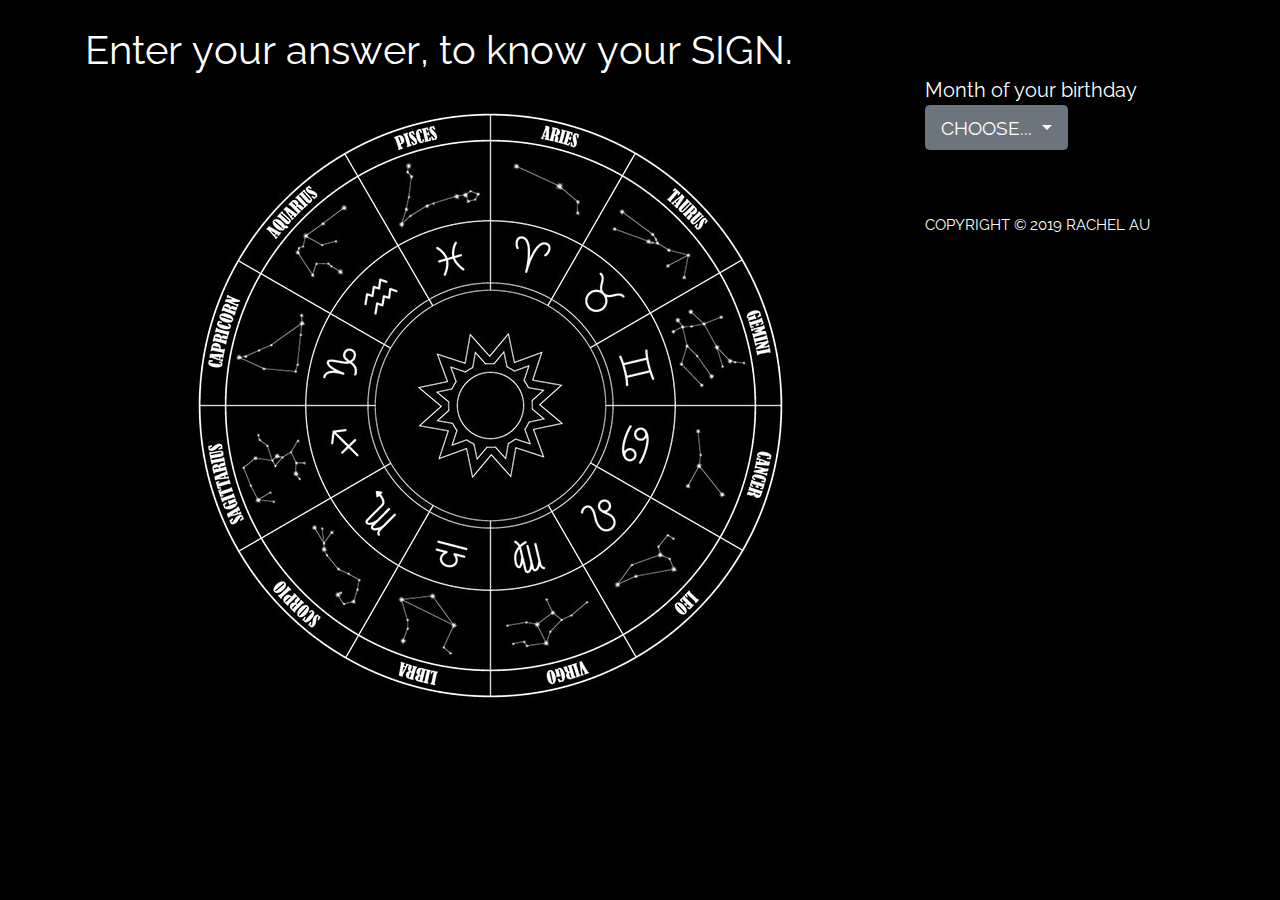
<file: Final.html>
<!DOCTYPE html>
<html lang="en">

<head>
    <meta charset="UTF-8">
    <meta name="viewport" content="width=device-width, initial-scale=1.0">
    <meta http-equiv="X-UA-Compatible" content="ie=edge">
    <title>What is your Sign?</title>
</head>

<!-- CSS -->
<link rel="stylesheet" href="https://stackpath.bootstrapcdn.com/bootstrap/4.4.1/css/bootstrap.min.css" integrity="sha384-Vkoo8x4CGsO3+Hhxv8T/Q5PaXtkKtu6ug5TOeNV6gBiFeWPGFN9MuhOf23Q9Ifjh" crossorigin="anonymous">
<link rel="stylesheet" href="https://fonts.googleapis.com/css?family=Raleway&display=swap">
<link rel="stylesheet" href="https://www.w3schools.com/w3css/4/w3.css">
<link rel="stylesheet" href="/css/sign.css">

<body>

    <div class="container">
        <div class="row">
            <div class="col">
                <p id="text">Enter your answer, to know your SIGN.</p>
            </div>
            <div class="w3-animate-opacity"><img src="/photo/background.jpg" class="bgimg" id="img"></div>
            <div class="col text">
                <div class="textq" id="month">Month of your birthday
                    <div class="btn-group">
                        <button class="btn btn-secondary btn-lg dropdown-toggle" type="button" data-toggle="dropdown" aria-haspopup="true" aria-expanded="false">
                          CHOOSE...
                        </button>
                        <div class="dropdown-menu">
                            <a class="dropdown-item" id="jan">JANUARY</a>
                            <a class="dropdown-item" id="feb">FEBRUARY</a>
                            <a class="dropdown-item" id="march">MARCH</a>
                            <a class="dropdown-item" id="april">APRIL</a>
                            <a class="dropdown-item" id="may">MAY</a>
                            <a class="dropdown-item" id="june">JUNE</a>
                            <a class="dropdown-item" id="july">JULY</a>
                            <a class="dropdown-item" id="august">AUGUST</a>
                            <a class="dropdown-item" id="sep">SEPTEMBER</a>
                            <a class="dropdown-item" id="oct">OCTOBER</a>
                            <a class="dropdown-item" id="nov">NOVEMBER</a>
                            <a class="dropdown-item" id="dec">DECEMBER</a>
                        </div>
                    </div>
                </div>
                <div id="result"></div>
                <br>
                <div id="result2"></div>
                <p></p>
                <footer style="color: white; font-size: 15px;">
                    COPYRIGHT &copy; 2019 RACHEL AU
                </footer>
            </div>

            <!-- JS -->
            <script src="https://code.jquery.com/jquery-3.4.1.slim.min.js" integrity="sha384-J6qa4849blE2+poT4WnyKhv5vZF5SrPo0iEjwBvKU7imGFAV0wwj1yYfoRSJoZ+n" crossorigin="anonymous"></script>
            <script src="https://cdn.jsdelivr.net/npm/popper.js@1.16.0/dist/umd/popper.min.js" integrity="sha384-Q6E9RHvbIyZFJoft+2mJbHaEWldlvI9IOYy5n3zV9zzTtmI3UksdQRVvoxMfooAo" crossorigin="anonymous"></script>
            <script src="https://stackpath.bootstrapcdn.com/bootstrap/4.4.1/js/bootstrap.min.js" integrity="sha384-wfSDF2E50Y2D1uUdj0O3uMBJnjuUD4Ih7YwaYd1iqfktj0Uod8GCExl3Og8ifwB6" crossorigin="anonymous"></script>
            <script src="https://ajax.googleapis.com/ajax/libs/jquery/3.4.1/jquery.min.js"></script>
            <script src="/js/sign.js"></script>

</body>

</html>
</file>
<file: css/sign.css>
.text {
    font-family: 'Raleway', sans-serif;
    color: white;
}

.bgimg {
    padding-top: 30px;
}

body {
    background-color: #000000;
    font-family: 'Raleway', sans-serif;
}

* {
    box-sizing: border-box;
}

.center {
    width: 100%;
    height: 100vh;
    display: flex;
    justify-content: right;
    align-items: right;
}

p {
    width: 70%;
    font-size: 30px;
    display: inline-flex;
    text-align: center;
    color: white;
    font-family: 'Raleway', sans-serif;
    padding-top: 20px;
}

.char {
    font-size: 40px;
    height: 40px;
    animation: an 1s ease-out 1 both;
    display: inline-block;
}

@keyframes an {
    from {
        opacity: 0;
        transform: perspective(500px) translate3d(-35px, -40px, -150px) rotate3d(1, -1, 0, 35deg);
    }
    to {
        opacity: 1;
        transform: perspective(500px) translate3d(0, 0, 0);
    }
}

.mylink {
    position: absolute;
    z-index: 150;
    bottom: 0;
    right: 0;
    width: 100%;
    text-align: right;
    padding: .6rem;
}

.mylink a {
    font-family: Calibri;
    color: #fff;
    border-bottom: 1px solid #fff;
    opacity: .5;
    transition: opacity .3s;
    text-decoration: none
}

.mylink a:hover {
    opacity: 1
}

.textq {
    font-size: 20px;
}

@media (max-width: 600px) {
    .bgimg {
        height: 80%;
    }
    .w3-animate-opacity {
        height: 300px;
    }
    .result,
    .result2 {
        display: block;
    }
    .col {
        position: relative;
        width: 100%;
        padding-right: 100px;
        padding-left: 30px;
    }
    .coltitle {
        position: relative;
        width: 100%;
        padding-right: 15px;
        padding-left: 10px;
    }
    .char {
        font-size: 18px;
        height: 40px;
        animation: an 1s ease-out 1 both;
        display: inline-block;
    }
}
</file>
